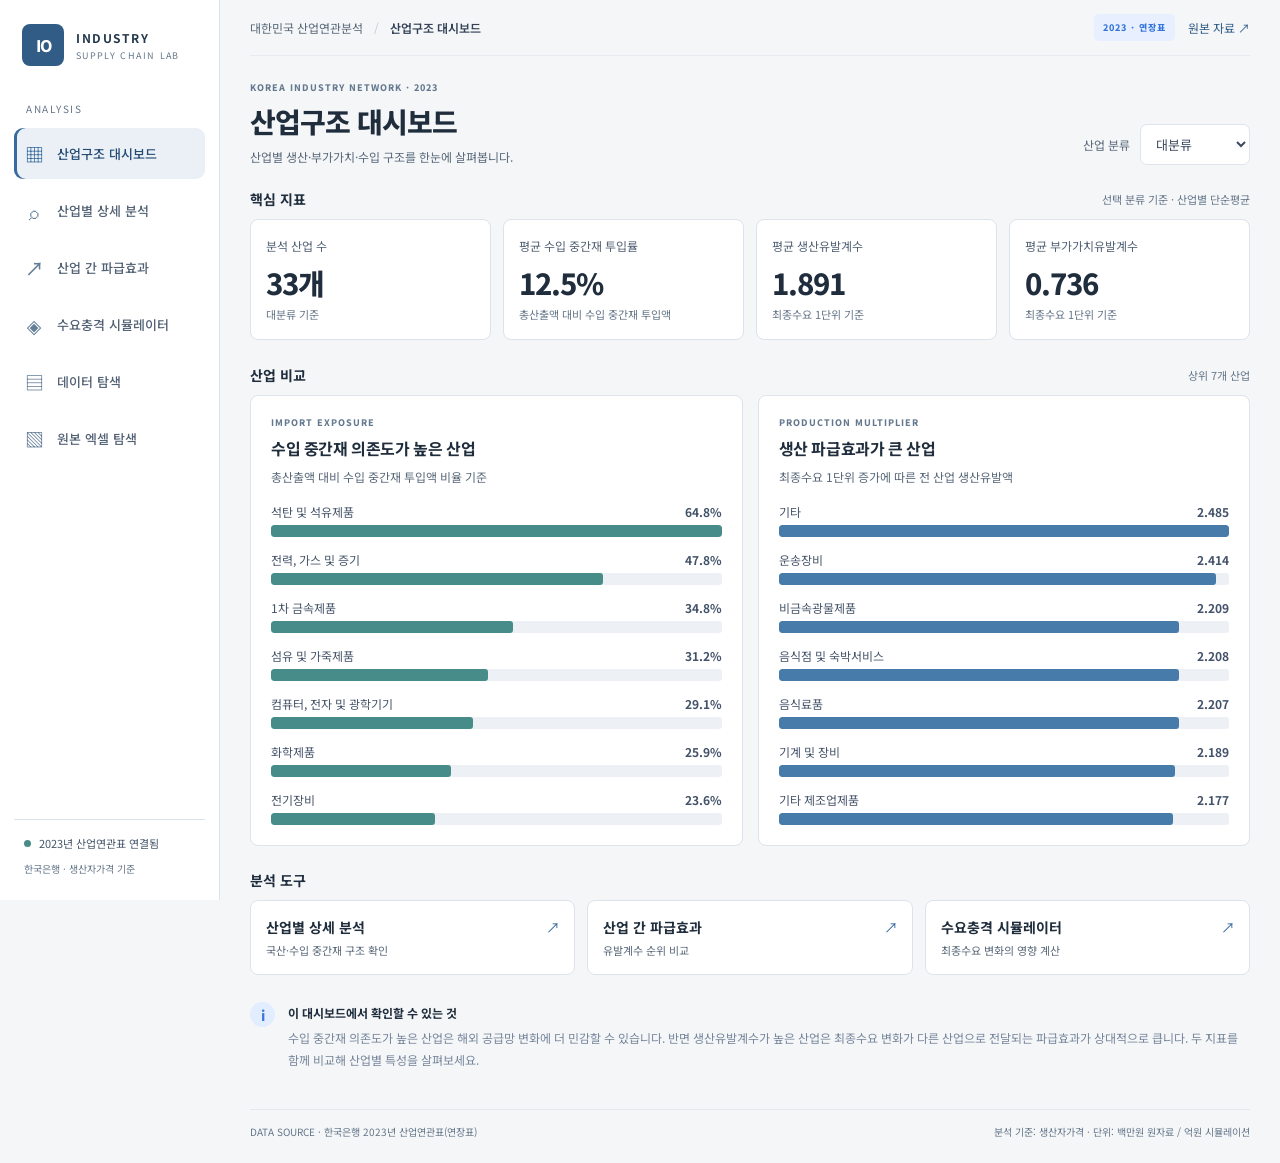
<file: index.html>
<!doctype html>
<html lang="ko">
<head>
  <meta charset="utf-8">
  <meta name="viewport" content="width=device-width, initial-scale=1">
  <meta name="theme-color" content="#f5f7fa">
  <title>산업 공급망 인사이트 | 2023 산업연관분석</title>
  <link rel="stylesheet" href="style.css">
</head>
<body>
  <div class="app-shell">
    <aside class="sidebar">
      <a class="brand" href="#overview" aria-label="홈">
        <span class="brand-mark">IO</span>
        <span><b>INDUSTRY</b><small>SUPPLY CHAIN LAB</small></span>
      </a>
      <div class="side-caption">ANALYSIS</div>
      <nav class="nav-list" aria-label="주요 메뉴">
        <button class="nav-item active" data-view="overview"><span>▦</span> 산업구조 대시보드</button>
        <button class="nav-item" data-view="industry"><span>⌕</span> 산업별 상세 분석</button>
        <button class="nav-item" data-view="effects"><span>↗</span> 산업 간 파급효과</button>
        <button class="nav-item" data-view="simulator"><span>◈</span> 수요충격 시뮬레이터</button>
        <button class="nav-item" data-view="data"><span>▤</span> 데이터 탐색</button>
        <a class="nav-item" href="excel-explorer.html" style="text-decoration:none"><span>▧</span> 원본 엑셀 탐색</a>
      </nav>
      <div class="sidebar-bottom">
        <div class="data-status"><i></i><span>2023년 산업연관표 연결됨</span></div>
        <small>한국은행 · 생산자가격 기준</small>
      </div>
    </aside>
    <main class="main-content">
      <header class="topbar">
        <div class="crumb">대한민국 산업연관분석 <span>/</span> <b id="crumb-current">산업구조 대시보드</b></div>
        <div class="top-meta"><span class="year-pill">2023 · 연장표</span><a class="source-link" href="excel-explorer.html">원본 자료 ↗</a></div>
      </header>
      <section class="page-heading">
        <div><div class="eyebrow">KOREA INDUSTRY NETWORK · 2023</div><h1 id="page-title">산업구조 대시보드</h1><p id="page-desc">산업별 생산·부가가치·수입 구조를 한눈에 살펴봅니다.</p></div>
        <label class="level-control">산업 분류
          <select id="level-select">
            <option value="대분류">대분류</option><option value="중분류">중분류</option><option value="소분류">소분류</option><option value="기본부문">기본부문</option>
          </select>
        </label>
      </section>
      <div id="loading" class="loading-panel">산업연관표 데이터를 불러오는 중입니다…</div>
      <div id="app-content" hidden>
        <section class="view active" id="view-overview">
          <div class="section-label">핵심 지표 <span>선택 분류 기준 · 산업별 단순평균</span></div><div class="stat-grid" id="overview-stats"></div><div class="section-label">산업 비교 <span>상위 7개 산업</span></div>
          <div class="content-grid two-col dashboard-charts">
            <article class="panel">
              <div class="panel-head"><div><span class="eyebrow">IMPORT EXPOSURE</span><h2>수입 중간재 의존도가 높은 산업</h2></div><span class="panel-icon">↗</span></div>
              <p class="panel-sub">총산출액 대비 수입 중간재 투입액 비율 기준</p>
              <div id="top-import" class="bar-list"></div>
            </article>
            <article class="panel">
              <div class="panel-head"><div><span class="eyebrow">PRODUCTION MULTIPLIER</span><h2>생산 파급효과가 큰 산업</h2></div><span class="panel-icon">⌁</span></div>
              <p class="panel-sub">최종수요 1단위 증가에 따른 전 산업 생산유발액</p>
              <div id="top-production" class="bar-list"></div>
            </article>
          </div>
          <div class="section-label lower-label">분석 도구</div><div class="tool-grid"><button data-jump="industry"><b>산업별 상세 분석</b><small>국산·수입 중간재 구조 확인</small><span>↗</span></button><button data-jump="effects"><b>산업 간 파급효과</b><small>유발계수 순위 비교</small><span>↗</span></button><button data-jump="simulator"><b>수요충격 시뮬레이터</b><small>최종수요 변화의 영향 계산</small><span>↗</span></button></div><article class="panel insight-panel"><div class="insight-icon">i</div><div><b>이 대시보드에서 확인할 수 있는 것</b><p>수입 중간재 의존도가 높은 산업은 해외 공급망 변화에 더 민감할 수 있습니다. 반면 생산유발계수가 높은 산업은 최종수요 변화가 다른 산업으로 전달되는 파급효과가 상대적으로 큽니다. 두 지표를 함께 비교해 산업별 특성을 살펴보세요.</p></div></article>
        </section>
        <section class="view" id="view-industry">
          <article class="panel selector-panel">
            <div><span class="eyebrow">INDUSTRY PROFILE</span><h2>분석할 산업을 선택하세요</h2><p class="panel-sub">산업명 또는 분류 코드를 검색할 수 있습니다.</p></div>
            <div class="search-wrap"><span>⌕</span><input id="industry-search" type="search" placeholder="예: 반도체, 자동차, 261" autocomplete="off"><select id="industry-select" aria-label="산업 선택"></select></div>
          </article>
          <div id="industry-profile"></div>
        </section>
        <section class="view" id="view-effects">
          <article class="panel">
            <div class="panel-head"><div><span class="eyebrow">INDUSTRY LINKAGE</span><h2>산업별 파급효과 순위</h2><p class="panel-sub">선택한 지표를 기준으로 산업을 비교합니다.</p></div></div>
            <div class="toolbar"><label>비교 지표<select id="effect-metric"><option value="productionMultiplier">생산유발계수</option><option value="valueAddedMultiplier">부가가치유발계수</option><option value="importMultiplier">수입유발계수</option><option value="importInputRatio">수입 중간재 투입률</option></select></label><label>표시 개수<select id="effect-count"><option>10</option><option>15</option><option>20</option></select></label></div>
            <div id="effect-ranking" class="bar-list ranking-list"></div>
          </article>
          <div class="note-line">※ 유발계수는 해당 산업의 최종수요 1단위 증가에 의해 직·간접적으로 유발되는 금액의 크기를 나타냅니다.</div>
        </section>
        <section class="view" id="view-simulator">
          <div class="sim-layout">
            <article class="panel sim-input">
              <span class="eyebrow">DEMAND SHOCK MODEL</span><h2>최종수요 변화 설정</h2><p class="panel-sub">특정 산업의 최종수요가 증가했을 때의 산업 간 파급효과를 계산합니다.</p>
              <label class="field-label" for="sim-industry">대상 산업</label><select id="sim-industry"></select>
              <label class="field-label" for="shock-amount">최종수요 증가액 <small>(억원)</small></label><div class="amount-input"><input id="shock-amount" type="number" min="1" max="1000000" value="100" step="10"><span>억원</span></div>
              <div class="quick-values"><button data-amount="50">50억</button><button data-amount="100">100억</button><button data-amount="500">500억</button><button data-amount="1000">1,000억</button></div>
              <button id="run-simulation" class="primary-btn">파급효과 계산하기 <span>→</span></button>
              <p class="tiny-note">2023년 산업연관표에 공표된 생산·부가가치·수입 유발계수를 사용합니다. 가격·기술구조가 일정하다는 산업연관분석의 가정에 따른 정태적 시뮬레이션입니다.</p>
            </article>
            <div class="sim-results" id="simulation-results"></div>
          </div>
        </section>
        <section class="view" id="view-data">
          <article class="panel">
            <div class="panel-head"><div><span class="eyebrow">DATA EXPLORER</span><h2>산업별 지표 데이터</h2><p class="panel-sub">분류별 산업 지표를 검색하고 CSV 파일로 내려받을 수 있습니다.</p></div><button id="download-csv" class="secondary-btn">↓ CSV 다운로드</button></div>
            <div class="toolbar"><label>산업 검색<input id="table-search" type="search" placeholder="산업명 또는 코드"></label><label>정렬 기준<select id="table-sort"><option value="importInputRatio">수입 중간재 투입률</option><option value="productionMultiplier">생산유발계수</option><option value="valueAddedMultiplier">부가가치유발계수</option><option value="importMultiplier">수입유발계수</option><option value="name">산업명</option></select></label></div>
            <div class="table-wrap"><table><thead><tr><th>코드</th><th>산업명</th><th>생산유발</th><th>부가가치유발</th><th>수입유발</th><th>수입투입률</th></tr></thead><tbody id="data-table-body"></tbody></table></div>
            <div id="table-count" class="table-foot"></div>
          </article>
        </section>
      </div>
      <footer class="footer"><span>DATA SOURCE · 한국은행 2023년 산업연관표(연장표)</span><span>분석 기준: 생산자가격 · 단위: 백만원 원자료 / 억원 시뮬레이션</span></footer>
    </main>
  </div>
  <script src="app.js"></script>
</body>
</html>
</file>
<file: style.css>
@import url('https://fonts.googleapis.com/css2?family=Noto+Sans+KR:wght@400;500;600;700;800&display=swap');
:root{--navy:#101b2d;--navy2:#182840;--ink:#182235;--muted:#748094;--line:#e7ebf1;--bg:#f4f6fa;--blue:#3977e8;--teal:#1eaa9a;--orange:#e79b48;--red:#d76d65;--white:#fff;--shadow:0 10px 30px rgba(22,39,66,.055)}
*{box-sizing:border-box}body{margin:0;background:var(--bg);color:var(--ink);font-family:'Noto Sans KR',system-ui,sans-serif;font-size:14px}.app-shell{min-height:100vh;display:flex}.sidebar{width:248px;background:var(--navy);color:#eaf0fa;padding:26px 17px 20px;display:flex;flex-direction:column;flex-shrink:0}.brand{display:flex;align-items:center;gap:12px;padding:0 10px 34px;color:white;text-decoration:none}.brand-mark{width:42px;height:42px;border-radius:13px;background:linear-gradient(135deg,#4389f5,#28b5a5);display:grid;place-items:center;font-size:16px;font-weight:800;letter-spacing:-1px}.brand b{display:block;font-size:12px;letter-spacing:1.5px}.brand small{display:block;color:#91a2bb;font-size:9px;letter-spacing:1.35px;margin-top:3px}.side-caption{font-size:10px;letter-spacing:1.7px;color:#7588a4;padding:0 12px 12px}.nav-list{display:grid;gap:6px}.nav-item{border:0;background:transparent;color:#aab8cc;text-align:left;padding:13px 12px;border-radius:9px;font:inherit;font-size:12px;font-weight:500;cursor:pointer;display:flex;align-items:center;gap:13px;transition:.2s}.nav-item span{font-size:19px;width:20px;text-align:center;color:#8ea4c2}.nav-item:hover,.nav-item.active{background:#223651;color:white}.nav-item.active{box-shadow:inset 3px 0 #46b7ae}.nav-item.active span{color:#54c7ba}.sidebar-bottom{margin-top:auto;padding:15px 10px 0;border-top:1px solid #293a53}.data-status{display:flex;align-items:center;gap:8px;font-size:11px;color:#dce6f5}.data-status i{width:7px;height:7px;border-radius:50%;background:#41c6a9;box-shadow:0 0 0 4px #254b52}.sidebar-bottom small{display:block;color:#8293aa;font-size:10px;margin-top:10px}.main-content{min-width:0;flex:1;padding:0 38px 24px;max-width:1600px;margin:0 auto}.topbar{height:67px;display:flex;align-items:center;justify-content:space-between;border-bottom:1px solid #e7ebf1}.crumb{font-size:11px;color:#8994a4}.crumb span{padding:0 8px;color:#c2c9d2}.crumb b{color:#344258;font-weight:600}.top-meta{display:flex;align-items:center;gap:13px}.year-pill{font-size:9px;font-weight:800;letter-spacing:1px;color:#3474dc;background:#e8f0ff;border-radius:5px;padding:7px 9px}.avatar{width:30px;height:30px;background:#dfe9f8;color:#3267bb;border-radius:50%;display:grid;place-items:center;font-size:10px;font-weight:800}.page-heading{display:flex;justify-content:space-between;align-items:end;padding:29px 0 22px}.eyebrow{display:block;font-size:9px;font-weight:800;letter-spacing:1.5px;color:#6e8ab1;margin-bottom:7px}.page-heading h1{font-size:25px;letter-spacing:-1px;margin:0;font-weight:800}.page-heading p{margin:7px 0 0;color:var(--muted);font-size:12px}.level-control{font-size:10px;color:#7a8798;display:flex;align-items:center;gap:10px}.level-control select{min-width:110px}.loading-panel{background:white;padding:40px;text-align:center;border:1px solid var(--line);border-radius:12px;color:#748094}.view{display:none}.view.active{display:block}.stat-grid{display:grid;grid-template-columns:repeat(4,minmax(0,1fr));gap:14px;margin-bottom:17px}.stat-card{background:white;border:1px solid var(--line);border-radius:12px;padding:18px 19px;box-shadow:var(--shadow)}.stat-label{font-size:10px;color:#7d8999}.stat-value{font-size:24px;font-weight:800;letter-spacing:-1px;margin:7px 0 3px}.stat-caption{font-size:10px;color:#9aa4b2}.stat-icon{float:right;width:32px;height:32px;border-radius:9px;display:grid;place-items:center;font-size:16px;background:#edf3ff;color:#467fe0}.stat-card:nth-child(2) .stat-icon{background:#e9f7f4;color:#24a28f}.stat-card:nth-child(3) .stat-icon{background:#fff4e9;color:#d99142}.stat-card:nth-child(4) .stat-icon{background:#f2edff;color:#8a6bd0}.content-grid{display:grid;gap:15px}.two-col{grid-template-columns:1fr 1fr}.panel{background:white;border:1px solid var(--line);border-radius:12px;padding:21px 22px;box-shadow:var(--shadow);min-width:0}.panel-head{display:flex;justify-content:space-between;align-items:start;gap:15px}.panel h2{font-size:15px;letter-spacing:-.4px;margin:0;font-weight:700}.panel-sub{font-size:10px;color:#8a95a4;margin:7px 0 17px;line-height:1.6}.panel-icon{width:30px;height:30px;display:grid;place-items:center;border-radius:9px;background:#edf3ff;color:#447ce0;font-size:16px}.bar-list{display:grid;gap:13px}.bar-row{display:grid;grid-template-columns:minmax(100px,1.1fr) minmax(70px,2fr) 54px;align-items:center;gap:10px}.bar-name{font-size:10px;color:#47556a;white-space:nowrap;overflow:hidden;text-overflow:ellipsis}.bar-track{height:7px;border-radius:8px;background:#eef1f6;overflow:hidden}.bar-fill{height:100%;border-radius:8px;background:linear-gradient(90deg,#3977e8,#59a5f0)}.bar-fill.teal{background:linear-gradient(90deg,#1ba591,#61c7b2)}.bar-value{text-align:right;font-size:10px;font-weight:700;color:#44536a;font-variant-numeric:tabular-nums}.insight-panel{display:flex;gap:13px;align-items:flex-start;margin-top:15px;background:#f8fbff;border-color:#e2ebf8;box-shadow:none}.insight-icon{width:25px;height:25px;flex:none;border-radius:50%;background:#e2edff;color:#3e78d6;display:grid;place-items:center;font-weight:800}.insight-panel b{font-size:11px}.insight-panel p{margin:5px 0 0;color:#77869b;font-size:10px;line-height:1.8}.selector-panel{display:flex;align-items:center;justify-content:space-between;gap:20px;margin-bottom:15px}.search-wrap{display:flex;align-items:center;gap:8px;min-width:340px;border:1px solid #dfe5ed;border-radius:8px;padding:5px 8px}.search-wrap>span{font-size:19px;color:#8290a3}.search-wrap input{border:0;outline:0;min-width:90px;flex:1;font:inherit;font-size:11px}.search-wrap select{max-width:190px;border:0;background:#f5f7fa}.profile-grid{display:grid;grid-template-columns:repeat(3,1fr);gap:14px;margin-bottom:15px}.profile-kpi{background:white;border:1px solid var(--line);border-radius:11px;padding:16px 18px}.profile-kpi span{font-size:10px;color:#8390a1}.profile-kpi strong{display:block;font-size:22px;margin-top:5px;letter-spacing:-.7px}.profile-columns{display:grid;grid-template-columns:1fr 1fr;gap:15px}.list-table{width:100%;border-collapse:collapse}.list-table td{padding:10px 4px;border-bottom:1px solid #eff1f5;font-size:10px}.list-table tr:last-child td{border:0}.list-table td:last-child{text-align:right;font-weight:700;color:#40536e;font-variant-numeric:tabular-nums}.code-chip{display:inline-block;font-size:9px;padding:3px 6px;border-radius:4px;background:#f0f3f8;color:#728098;margin-right:6px}.toolbar{display:flex;align-items:end;gap:12px;margin:15px 0}.toolbar label{display:grid;gap:6px;font-size:10px;color:#78869a}.toolbar select,.toolbar input,.level-control select,.search-wrap select,.selector-panel select,.sim-input select{font:inherit;font-size:11px;color:#3d4b60;background:white;border:1px solid #dfe5ed;border-radius:7px;padding:9px 11px;outline:none}.ranking-list{margin-top:17px}.ranking-list .bar-row{grid-template-columns:30px minmax(120px,1.2fr) minmax(100px,2fr) 65px}.rank-number{font-size:10px;color:#9ba6b5;font-weight:700}.note-line{font-size:10px;color:#929dac;margin:12px 2px}.sim-layout{display:grid;grid-template-columns:minmax(280px,.85fr) minmax(0,1.5fr);gap:15px;align-items:start}.sim-input h2{margin-bottom:7px}.field-label{display:block;font-size:10px;font-weight:700;color:#526176;margin:17px 0 7px}.field-label small{font-weight:400;color:#8994a4}.sim-input>select{width:100%}.amount-input{display:flex;align-items:center;border:1px solid #dfe5ed;border-radius:8px;padding:0 12px}.amount-input input{width:100%;border:0;outline:0;padding:12px 0;font:inherit;font-size:20px;font-weight:700;color:#1e2b40}.amount-input span{font-size:11px;color:#8490a1}.quick-values{display:flex;gap:6px;margin:9px 0 17px}.quick-values button{border:1px solid #e1e6ed;background:#f8f9fb;border-radius:6px;padding:6px 10px;font-size:9px;color:#68778c;cursor:pointer}.quick-values button:hover{border-color:#9bb9ef;color:#3474dc}.primary-btn{width:100%;border:0;border-radius:8px;background:var(--navy2);color:white;padding:13px 15px;font:inherit;font-size:11px;font-weight:600;cursor:pointer;display:flex;justify-content:space-between;align-items:center}.primary-btn:hover{background:#28496e}.primary-btn span{font-size:16px}.tiny-note{font-size:9px;color:#9aa4b2;line-height:1.7;margin:14px 0 0}.sim-results{display:grid;gap:13px}.result-placeholder{background:white;border:1px dashed #d6deea;border-radius:12px;min-height:260px;display:grid;place-items:center;text-align:center;color:#8a97a9;padding:30px}.result-placeholder b{display:block;color:#53647b;font-size:12px;margin-bottom:6px}.result-cards{display:grid;grid-template-columns:repeat(3,1fr);gap:10px}.result-card{background:white;border:1px solid var(--line);border-radius:10px;padding:15px}.result-card span{font-size:9px;color:#8390a1}.result-card strong{display:block;font-size:19px;margin-top:7px;letter-spacing:-.5px}.result-card small{font-size:9px;color:#9ba5b2}.sim-breakdown{background:white;border:1px solid var(--line);border-radius:11px;padding:19px}.sim-breakdown h3{font-size:12px;margin:0 0 14px}.secondary-btn{background:#f7f9fc;border:1px solid #dfe5ed;color:#52647c;border-radius:7px;padding:8px 11px;font:inherit;font-size:10px;font-weight:500;cursor:pointer}.table-wrap{overflow:auto;border:1px solid #edf0f4;border-radius:8px}.table-wrap table{border-collapse:collapse;width:100%;min-width:680px}.table-wrap th{background:#f7f9fc;color:#718096;font-size:9px;font-weight:600;text-align:right;padding:11px 12px}.table-wrap th:nth-child(1),.table-wrap th:nth-child(2),.table-wrap td:nth-child(1),.table-wrap td:nth-child(2){text-align:left}.table-wrap td{border-top:1px solid #edf0f4;padding:10px 12px;text-align:right;font-size:10px;color:#506078;font-variant-numeric:tabular-nums}.table-wrap td:nth-child(2){font-weight:600;color:#35445a}.table-wrap tbody tr:hover{background:#f8fbff}.table-foot{font-size:9px;color:#98a2b0;text-align:right;margin-top:10px}.footer{display:flex;justify-content:space-between;gap:15px;color:#9aa4b2;font-size:9px;border-top:1px solid #e5e9ef;margin-top:27px;padding-top:14px}select:focus,input:focus{border-color:#8eb0ed!important;box-shadow:0 0 0 3px #eaf1ff}button:focus-visible{outline:3px solid #a8c6ff;outline-offset:2px}
@media(max-width:1050px){.sidebar{width:210px}.main-content{padding:0 24px 20px}.stat-grid{grid-template-columns:repeat(2,1fr)}}
@media(max-width:760px){.app-shell{display:block}.sidebar{width:100%;padding:12px 14px;display:block}.brand{padding:0 4px 12px}.brand-mark{width:34px;height:34px}.side-caption,.sidebar-bottom{display:none}.nav-list{display:flex;overflow-x:auto;gap:5px;padding-bottom:2px}.nav-item{white-space:nowrap;padding:9px 10px;font-size:10px}.nav-item span{font-size:15px;width:auto}.main-content{padding:0 14px 18px}.topbar{height:48px}.page-heading{padding:22px 0 17px;align-items:start;gap:10px}.page-heading h1{font-size:21px}.level-control{display:grid;gap:5px}.level-control select{min-width:85px}.stat-grid{gap:8px}.stat-card{padding:13px}.stat-value{font-size:20px}.two-col,.profile-columns,.sim-layout{grid-template-columns:1fr}.profile-grid{gap:8px}.profile-kpi{padding:12px}.profile-kpi strong{font-size:18px}.panel{padding:16px}.selector-panel{display:block}.search-wrap{min-width:0;margin-top:13px}.search-wrap select{max-width:130px}.result-cards{gap:7px}.result-card{padding:11px}.result-card strong{font-size:16px}.footer{display:grid}.bar-row{grid-template-columns:minmax(90px,1fr) minmax(50px,1.4fr) 48px}}

/* Research workspace: light, compact, data-first */
:root{--bg:#f4f6f8;--ink:#202d3c;--muted:#596879;--line:#dce3ea;--blue:#376b9e;--teal:#478c88;--navy2:#315c86;--shadow:none}
.sidebar{width:220px;background:#fff;color:var(--ink);border-right:1px solid var(--line);position:sticky;top:0;height:100vh;padding:24px 14px}.brand{color:#24384c;padding:0 8px 35px}.brand-mark{background:#315c86;color:white;border-radius:8px}.brand small,.side-caption{color:#657689}.nav-item{color:#526174;font-size:13px;padding:12px 10px}.nav-item span{color:#647e97}.nav-item:hover,.nav-item.active{background:#eaf0f6;color:#244c75}.nav-item.active{box-shadow:inset 3px 0 #376b9e}.nav-item.active span{color:#376b9e}.sidebar-bottom{border-color:var(--line)}.data-status{color:#45576a}.data-status i{background:#478c88;box-shadow:none}.sidebar-bottom small{color:#657689}.main-content{padding:0 30px 24px}.topbar{height:56px}.source-link{color:#315c86;text-decoration:none;font-size:12px}.page-heading{padding:25px 0 24px}.page-heading h1{font-size:28px}.page-heading p,.crumb,.level-control{font-size:12px;color:#596879}.eyebrow{color:#64798f;letter-spacing:1px}.section-label{display:flex;justify-content:space-between;align-items:center;font-size:14px;font-weight:700;margin:0 0 10px}.section-label span{font-size:11px;font-weight:400;color:#657689}.stat-grid{gap:12px;margin-bottom:25px}.stat-card{padding:17px 15px;border-radius:8px;box-shadow:none}.stat-icon{display:none}.stat-label{font-size:12px;color:#526174}.stat-value{font-size:29px;font-variant-numeric:tabular-nums}.stat-caption{font-size:11px;color:#657689}.panel{border-radius:8px;padding:20px;box-shadow:none}.panel h2{font-size:16px}.panel-sub{font-size:12px;color:#596879}.panel-icon{display:none}.dashboard-charts .bar-list{gap:14px}.dashboard-charts .bar-row{grid-template-columns:minmax(0,1fr) 65px;gap:5px 10px}.dashboard-charts .bar-name{grid-column:1;font-size:12px;white-space:normal;overflow-wrap:anywhere}.dashboard-charts .bar-value{grid-column:2;grid-row:1;font-size:12px}.dashboard-charts .bar-track{grid-column:1/-1;height:12px;border-radius:3px;background:#edf1f5}.bar-fill{background:#477ba9;border-radius:3px}.bar-fill.teal{background:#478c88}.lower-label{margin-top:24px}.tool-grid{display:grid;grid-template-columns:repeat(3,minmax(0,1fr));gap:12px}.tool-grid button{position:relative;text-align:left;background:white;border:1px solid var(--line);border-radius:8px;padding:16px 32px 16px 15px;color:var(--ink);font:inherit;cursor:pointer}.tool-grid button:hover{border-color:#477ba9;background:#f8fbff}.tool-grid small{display:block;color:#596879;font-size:11px;margin-top:5px}.tool-grid span{position:absolute;right:14px;top:16px;color:#376b9e}.insight-panel{background:transparent;border:0;padding:12px 0}.insight-panel p,.insight-panel b{font-size:12px}.list-table td,.table-wrap td,.table-wrap th,.bar-name,.bar-value,.toolbar label,.field-label{font-size:12px}.profile-kpi span,.result-card span,.result-card small,.tiny-note,.note-line{font-size:11px;color:#596879}.toolbar select,.toolbar input,.level-control select,.sim-input select{font-size:13px}.primary-btn{font-size:13px}.footer{font-size:10px;color:#657689}.ranking-list .bar-name{white-space:normal}.ranking-list .bar-track{height:12px}.result-card strong{overflow-wrap:anywhere}.nav-item:focus-visible,a:focus-visible{outline:2px solid #376b9e;outline-offset:2px}
@media(max-width:1100px){.sidebar{width:200px}.main-content{padding:0 20px 20px}.stat-grid{grid-template-columns:repeat(2,minmax(0,1fr))}}
@media(max-width:760px){.sidebar{position:static;height:auto;width:100%;padding:12px;border-right:0;border-bottom:1px solid var(--line)}.brand{padding:0 4px 12px}.main-content{padding:0 14px 18px}.nav-item{font-size:12px}.page-heading h1{font-size:22px}.stat-value{font-size:23px}.tool-grid{grid-template-columns:1fr}.topbar .crumb{font-size:10px}.top-meta{gap:6px}.source-link{display:none}.toolbar{flex-wrap:wrap}.ranking-list .bar-row{grid-template-columns:22px minmax(0,1fr) minmax(35px,.8fr) 54px}.section-label span{font-size:10px}.result-cards{grid-template-columns:1fr}.page-heading{align-items:start}.profile-grid{grid-template-columns:1fr}.search-wrap{flex-wrap:wrap}}
</file>
